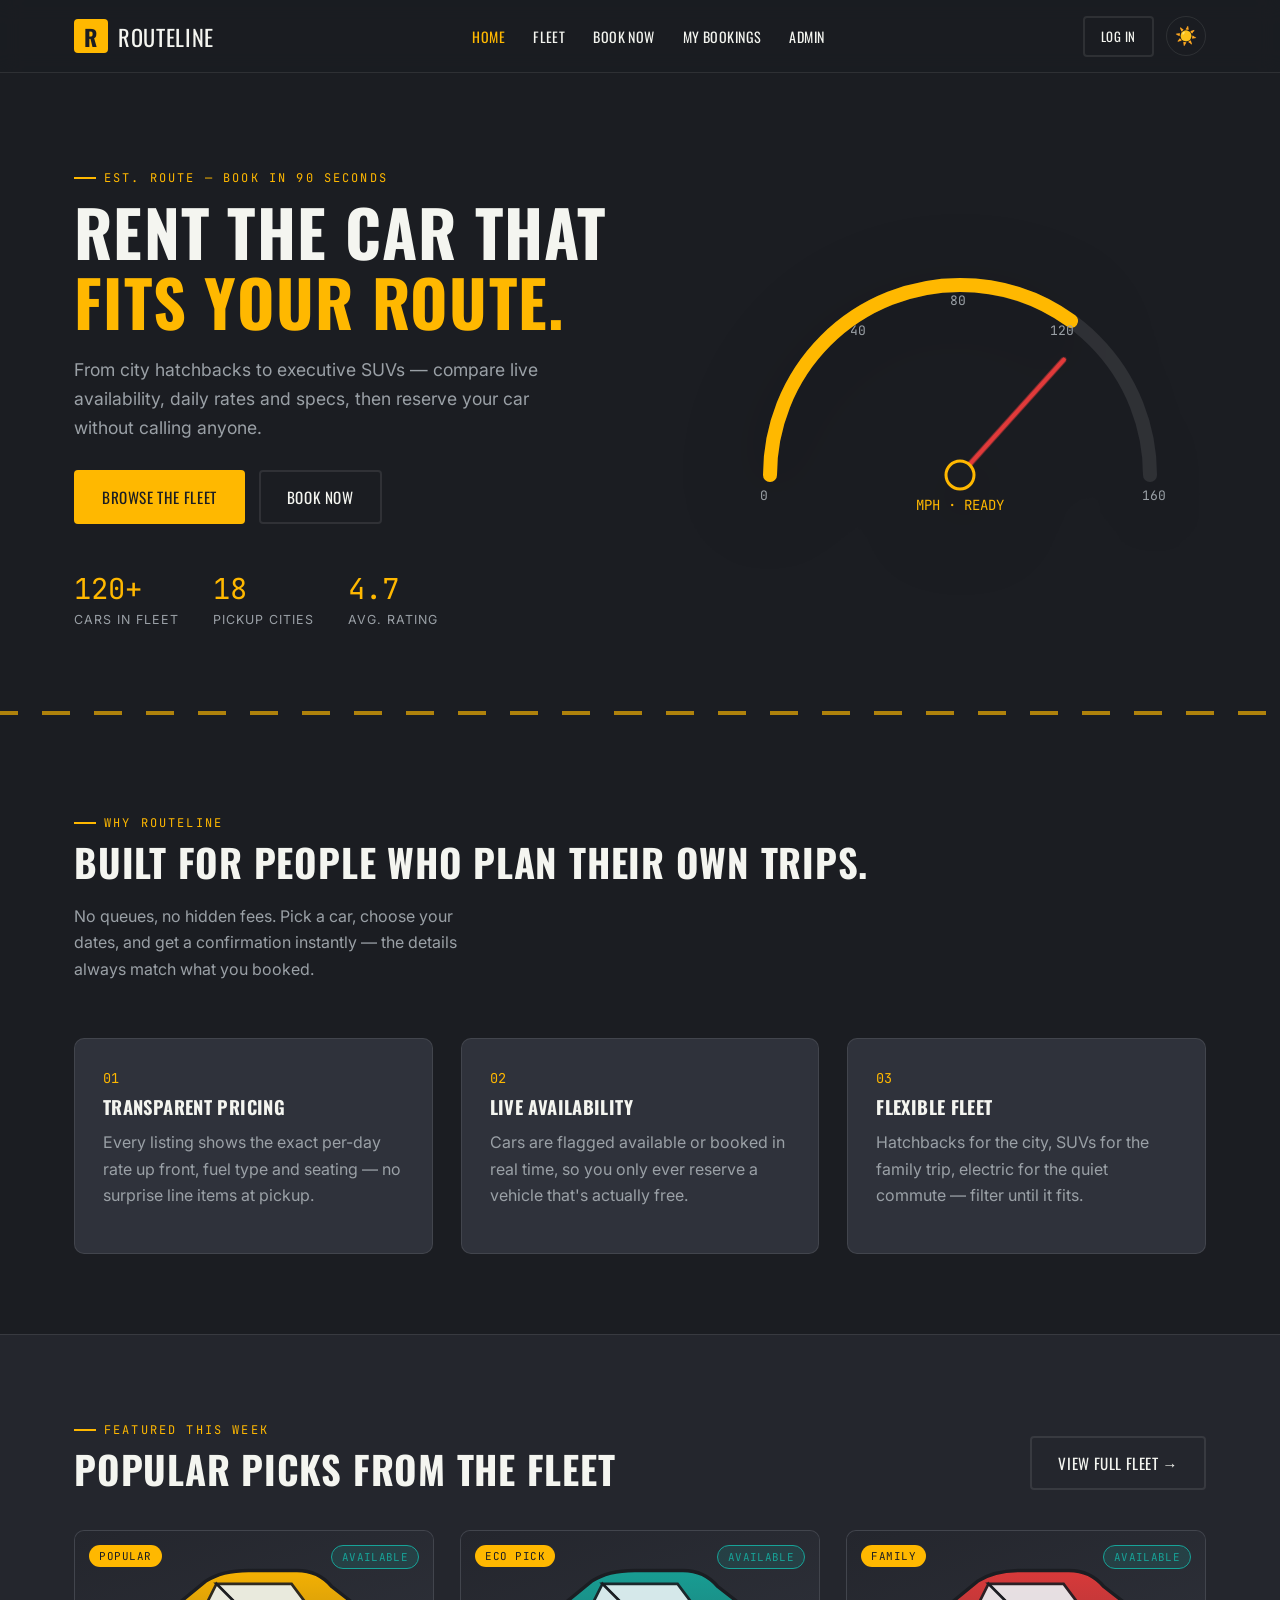
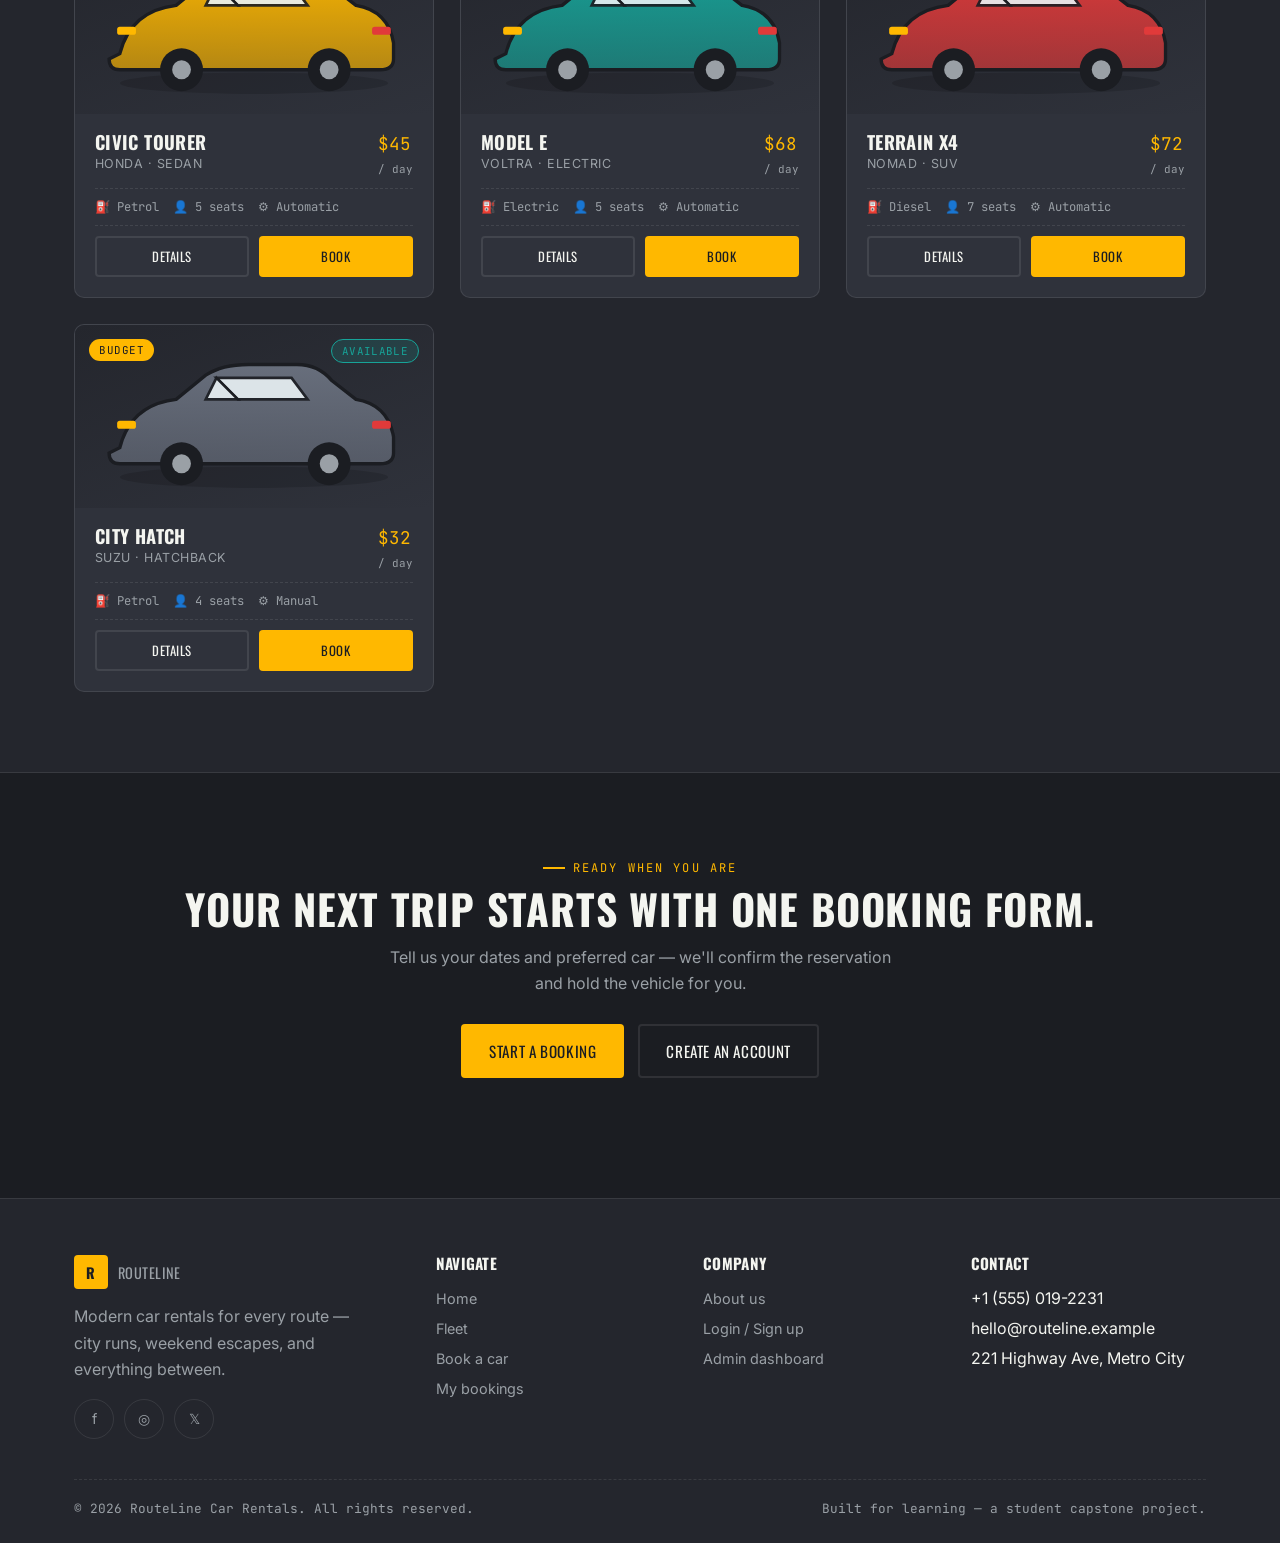
<file: index.html>
<!DOCTYPE html>
<html lang="en">
<head>
<meta charset="UTF-8" />
<meta name="viewport" content="width=device-width, initial-scale=1.0" />
<title>RouteLine Car Rentals — Book a car on your route</title>
<meta name="description" content="RouteLine is a modern car rental platform — browse the fleet, compare specs, and book a car in minutes." />
<link rel="preconnect" href="https://fonts.googleapis.com">
<link href="https://fonts.googleapis.com/css2?family=Oswald:wght@500;600;700&family=Inter:wght@400;500;600;700&family=JetBrains+Mono:wght@400;500&display=swap" rel="stylesheet">
<link rel="stylesheet" href="css/style.css" />
</head>
<body>

<nav class="navbar">
  <div class="container">
    <a href="index.html" class="brand"><span class="brand-mark">R</span>RouteLine</a>
    <ul class="nav-links" data-nav-links>
      <li><a href="index.html">Home</a></li>
      <li><a href="cars.html">Fleet</a></li>
      <li><a href="booking.html">Book Now</a></li>
      <li><a href="booking-history.html">My Bookings</a></li>
      <li><a href="admin.html">Admin</a></li>
    </ul>
    <div class="nav-actions">
      <span data-auth-slot></span>
      <button class="icon-btn" data-theme-toggle title="Toggle theme">☀️</button>
      <button class="nav-toggle" data-nav-toggle aria-label="Toggle menu">☰</button>
    </div>
  </div>
</nav>

<header class="hero">
  <div class="container hero-grid">
    <div>
      <span class="eyebrow">Est. route — book in 90 seconds</span>
      <h1>Rent the car that <span>fits your route.</span></h1>
      <p class="lead">From city hatchbacks to executive SUVs — compare live availability, daily rates and specs, then reserve your car without calling anyone.</p>
      <div class="hero-cta">
        <a href="cars.html" class="btn btn-primary">Browse the fleet</a>
        <a href="booking.html" class="btn btn-outline">Book now</a>
      </div>
      <div class="hero-stats">
        <div class="hero-stat"><span class="num">120+</span><span class="label">Cars in fleet</span></div>
        <div class="hero-stat"><span class="num">18</span><span class="label">Pickup cities</span></div>
        <div class="hero-stat"><span class="num">4.7</span><span class="label">Avg. rating</span></div>
      </div>
    </div>
    <div class="dial-wrap">
      <svg class="dial" viewBox="0 0 420 260" xmlns="http://www.w3.org/2000/svg">
        <path d="M20 210 A190 190 0 0 1 400 210" fill="none" stroke="var(--border, #333)" stroke-width="14" stroke-linecap="round"/>
        <path d="M20 210 A190 190 0 0 1 400 210" fill="none" stroke="#FFB800" stroke-width="14" stroke-linecap="round"
          stroke-dasharray="597" stroke-dashoffset="180"/>
        <g font-family="JetBrains Mono, monospace" font-size="13" fill="#9AA0A6">
          <text x="10" y="235">0</text>
          <text x="100" y="70">40</text>
          <text x="200" y="40">80</text>
          <text x="300" y="70">120</text>
          <text x="392" y="235">160</text>
        </g>
        <line class="needle" x1="210" y1="210" x2="210" y2="55" stroke="#E13A3A" stroke-width="5" stroke-linecap="round"/>
        <circle cx="210" cy="210" r="14" fill="#1B1D22" stroke="#FFB800" stroke-width="3"/>
        <text x="210" y="245" text-anchor="middle" font-family="JetBrains Mono, monospace" font-size="14" fill="#FFB800">MPH · READY</text>
      </svg>
    </div>
  </div>
</header>

<div class="lane-divider" aria-hidden="true"></div>

<section id="about">
  <div class="container">
    <div class="section-head">
      <div>
        <span class="eyebrow">Why RouteLine</span>
        <h2>Built for people who plan their own trips.</h2>
      </div>
      <p style="max-width:420px;">No queues, no hidden fees. Pick a car, choose your dates, and get a confirmation instantly — the details always match what you booked.</p>
    </div>
    <div class="intro-grid">
      <div class="intro-card reveal">
        <span class="num mono">01</span>
        <h3>Transparent pricing</h3>
        <p>Every listing shows the exact per-day rate up front, fuel type and seating — no surprise line items at pickup.</p>
      </div>
      <div class="intro-card reveal">
        <span class="num mono">02</span>
        <h3>Live availability</h3>
        <p>Cars are flagged available or booked in real time, so you only ever reserve a vehicle that's actually free.</p>
      </div>
      <div class="intro-card reveal">
        <span class="num mono">03</span>
        <h3>Flexible fleet</h3>
        <p>Hatchbacks for the city, SUVs for the family trip, electric for the quiet commute — filter until it fits.</p>
      </div>
    </div>
  </div>
</section>

<section style="background:var(--bg-elevated);border-top:1px solid var(--border);border-bottom:1px solid var(--border);">
  <div class="container">
    <div class="section-head">
      <div>
        <span class="eyebrow">Featured this week</span>
        <h2>Popular picks from the fleet</h2>
      </div>
      <a href="cars.html" class="btn btn-outline">View full fleet →</a>
    </div>
    <div class="car-grid" id="featured-grid"></div>
  </div>
</section>

<section>
  <div class="container text-center">
    <span class="eyebrow" style="justify-content:center;">Ready when you are</span>
    <h2 style="font-size:clamp(1.8rem,4vw,2.6rem);">Your next trip starts with one booking form.</h2>
    <p style="max-width:520px;margin:0 auto 26px;">Tell us your dates and preferred car — we'll confirm the reservation and hold the vehicle for you.</p>
    <div class="hero-cta" style="justify-content:center;">
      <a href="booking.html" class="btn btn-primary">Start a booking</a>
      <a href="login.html" class="btn btn-outline">Create an account</a>
    </div>
  </div>
</section>

<footer>
  <div class="container">
    <div class="footer-grid">
      <div>
        <a href="index.html" class="brand"><span class="brand-mark">R</span>RouteLine</a>
        <p style="margin-top:14px;max-width:280px;">Modern car rentals for every route — city runs, weekend escapes, and everything between.</p>
        <div class="social-row">
          <a href="#" class="icon-btn" aria-label="Facebook">f</a>
          <a href="#" class="icon-btn" aria-label="Instagram">◎</a>
          <a href="#" class="icon-btn" aria-label="Twitter">𝕏</a>
        </div>
      </div>
      <div>
        <h4>Navigate</h4>
        <ul>
          <li><a href="index.html">Home</a></li>
          <li><a href="cars.html">Fleet</a></li>
          <li><a href="booking.html">Book a car</a></li>
          <li><a href="booking-history.html">My bookings</a></li>
        </ul>
      </div>
      <div>
        <h4>Company</h4>
        <ul>
          <li><a href="index.html#about">About us</a></li>
          <li><a href="login.html">Login / Sign up</a></li>
          <li><a href="admin.html">Admin dashboard</a></li>
        </ul>
      </div>
      <div>
        <h4>Contact</h4>
        <ul>
          <li>+1 (555) 019-2231</li>
          <li>hello@routeline.example</li>
          <li>221 Highway Ave, Metro City</li>
        </ul>
      </div>
    </div>
    <div class="footer-bottom">
      <span>© <span data-year></span> RouteLine Car Rentals. All rights reserved.</span>
      <span>Built for learning — a student capstone project.</span>
    </div>
  </div>
</footer>

<script src="js/data.js"></script>
<script src="js/main.js"></script>
<script>
  const featured = CARS.filter(c => c.tag).slice(0, 4).length ? CARS.filter(c => c.tag).slice(0, 4) : CARS.slice(0, 4);
  const grid = document.getElementById("featured-grid");
  grid.innerHTML = featured.map(carCardHTML).join("");

  function carCardHTML(car) {
    return `
    <div class="car-card reveal">
      <div class="car-media">
        ${car.tag ? `<span class="car-tag">${car.tag}</span>` : ""}
        <span class="car-status ${car.available ? "on" : "off"}">${car.available ? "Available" : "Booked"}</span>
        ${carSVG(car.color, { id: "home-" + car.id })}
      </div>
      <div class="car-body">
        <div class="car-title-row">
          <div>
            <h3>${car.name}</h3>
            <span class="car-brand">${car.brand} · ${car.category}</span>
          </div>
          <div class="car-price">${formatCurrency(car.price)}<br><small>/ day</small></div>
        </div>
        <div class="spec-row">
          <span>⛽ ${car.fuel}</span>
          <span>👤 ${car.seats} seats</span>
          <span>⚙ ${car.transmission}</span>
        </div>
        <div class="car-actions">
          <a href="car-details.html?id=${car.id}" class="btn btn-outline btn-sm">Details</a>
          <a href="booking.html?car=${car.id}" class="btn btn-primary btn-sm">Book</a>
        </div>
      </div>
    </div>`;
  }
</script>
</body>
</html>
</file>
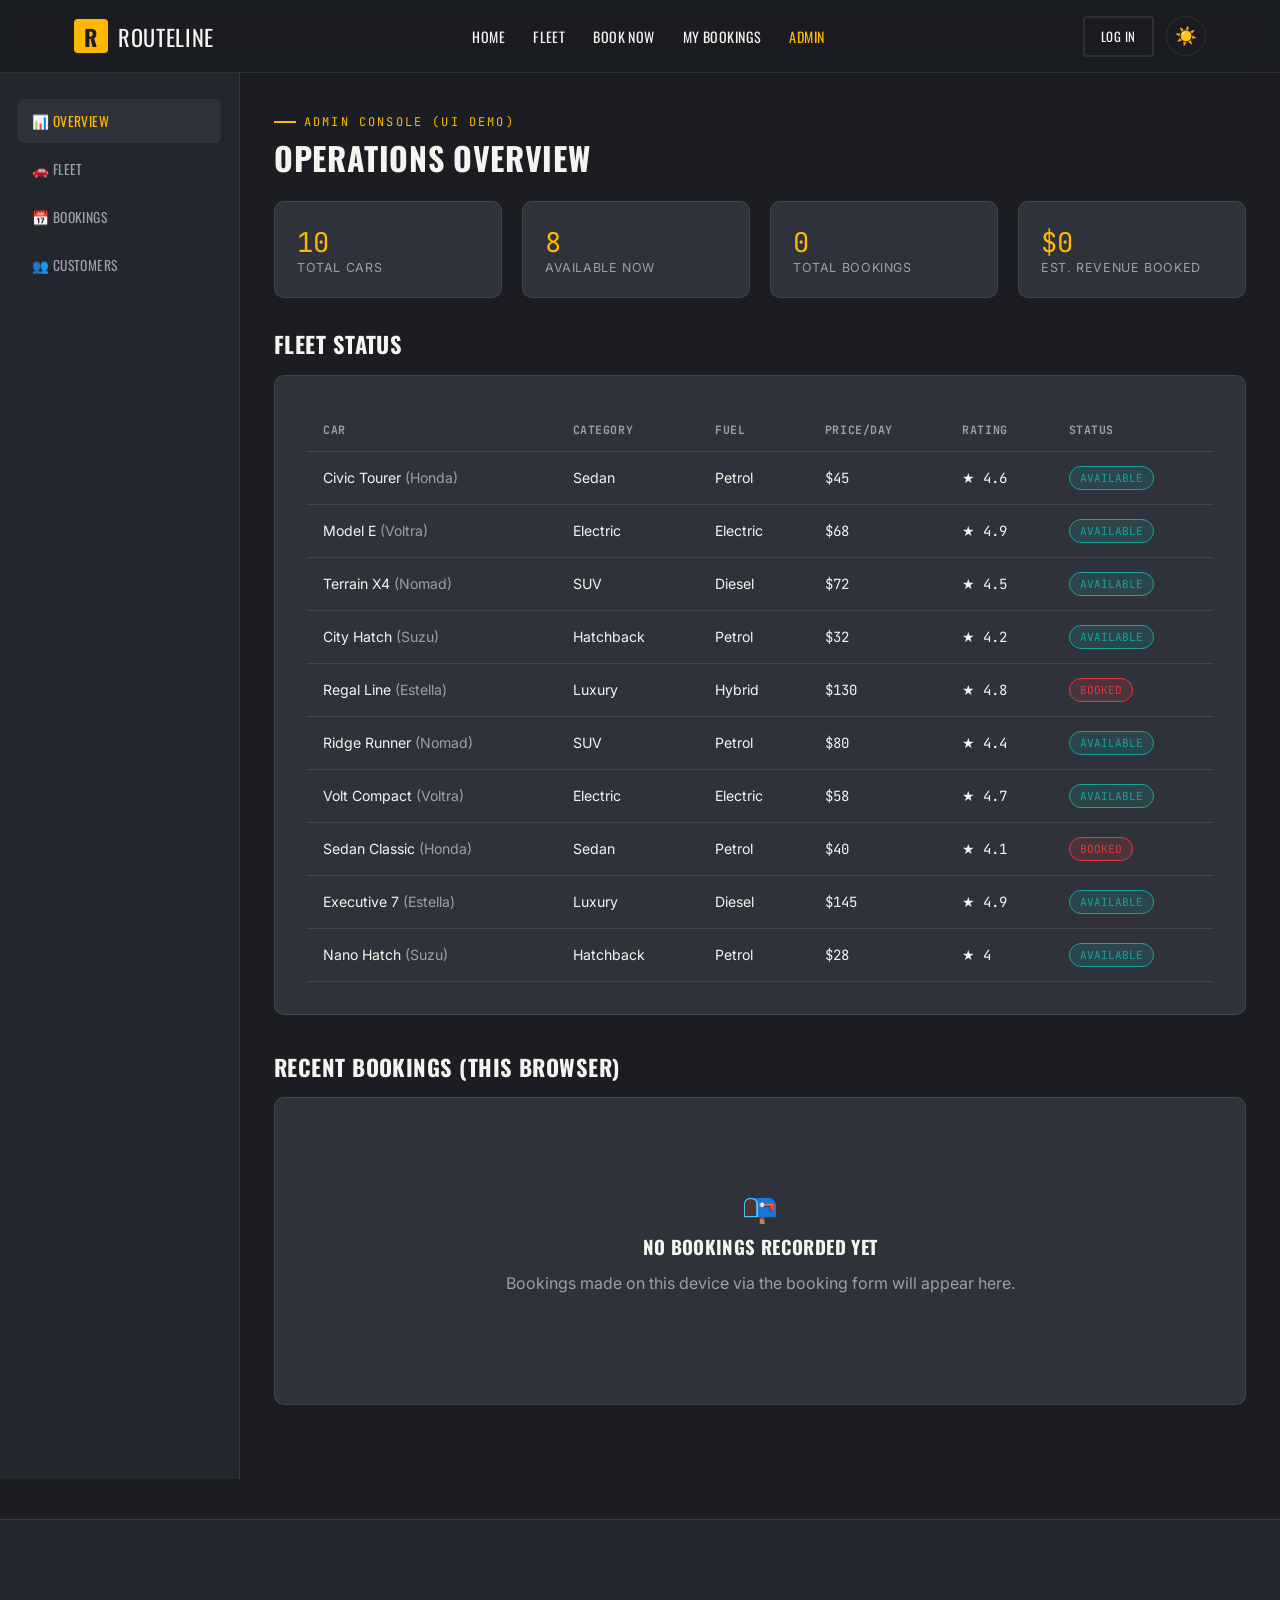
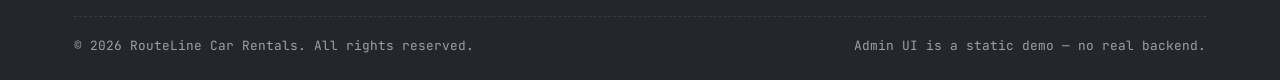
<file: admin.html>
<!DOCTYPE html>
<html lang="en">
<head>
<meta charset="UTF-8" />
<meta name="viewport" content="width=device-width, initial-scale=1.0" />
<title>Admin Dashboard — RouteLine Car Rentals</title>
<link rel="preconnect" href="https://fonts.googleapis.com">
<link href="https://fonts.googleapis.com/css2?family=Oswald:wght@500;600;700&family=Inter:wght@400;500;600;700&family=JetBrains+Mono:wght@400;500&display=swap" rel="stylesheet">
<link rel="stylesheet" href="css/style.css" />
</head>
<body>

<nav class="navbar">
  <div class="container">
    <a href="index.html" class="brand"><span class="brand-mark">R</span>RouteLine</a>
    <ul class="nav-links" data-nav-links>
      <li><a href="index.html">Home</a></li>
      <li><a href="cars.html">Fleet</a></li>
      <li><a href="booking.html">Book Now</a></li>
      <li><a href="booking-history.html">My Bookings</a></li>
      <li><a href="admin.html">Admin</a></li>
    </ul>
    <div class="nav-actions">
      <span data-auth-slot></span>
      <button class="icon-btn" data-theme-toggle title="Toggle theme">☀️</button>
      <button class="nav-toggle" data-nav-toggle aria-label="Toggle menu">☰</button>
    </div>
  </div>
</nav>

<div class="admin-shell">
  <aside class="admin-side">
    <a href="#overview" class="active" data-panel-link="overview">📊 Overview</a>
    <a href="#fleet" data-panel-link="fleet">🚗 Fleet</a>
    <a href="#bookings" data-panel-link="bookings">📅 Bookings</a>
    <a href="#customers" data-panel-link="customers">👥 Customers</a>
  </aside>

  <main class="admin-main">
    <div class="flex-between" style="margin-bottom:26px;">
      <div>
        <span class="eyebrow">Admin console (UI demo)</span>
        <h1 style="margin-bottom:0;">Operations overview</h1>
      </div>
    </div>

    <div class="stat-grid">
      <div class="stat-card"><div class="val" id="stat-fleet">—</div><div class="lbl">Total cars</div></div>
      <div class="stat-card"><div class="val" id="stat-available">—</div><div class="lbl">Available now</div></div>
      <div class="stat-card"><div class="val" id="stat-bookings">—</div><div class="lbl">Total bookings</div></div>
      <div class="stat-card"><div class="val" id="stat-revenue">—</div><div class="lbl">Est. revenue booked</div></div>
    </div>

    <section id="fleet" style="padding:0 0 40px;">
      <div class="section-head" style="margin-bottom:18px;">
        <h2 style="font-size:1.4rem;">Fleet status</h2>
      </div>
      <div class="card table-wrap">
        <table class="data-table" id="fleetTable">
          <thead>
            <tr><th>Car</th><th>Category</th><th>Fuel</th><th>Price/day</th><th>Rating</th><th>Status</th></tr>
          </thead>
          <tbody></tbody>
        </table>
      </div>
    </section>

    <section id="bookings" style="padding:0 0 40px;">
      <div class="section-head" style="margin-bottom:18px;">
        <h2 style="font-size:1.4rem;">Recent bookings (this browser)</h2>
      </div>
      <div class="card table-wrap" id="bookingsPanel"></div>
    </section>
  </main>
</div>

<footer>
  <div class="container">
    <div class="footer-bottom">
      <span>© <span data-year></span> RouteLine Car Rentals. All rights reserved.</span>
      <span>Admin UI is a static demo — no real backend.</span>
    </div>
  </div>
</footer>

<script src="js/data.js"></script>
<script src="js/main.js"></script>
<script src="js/admin.js"></script>
</body>
</html>
</file>
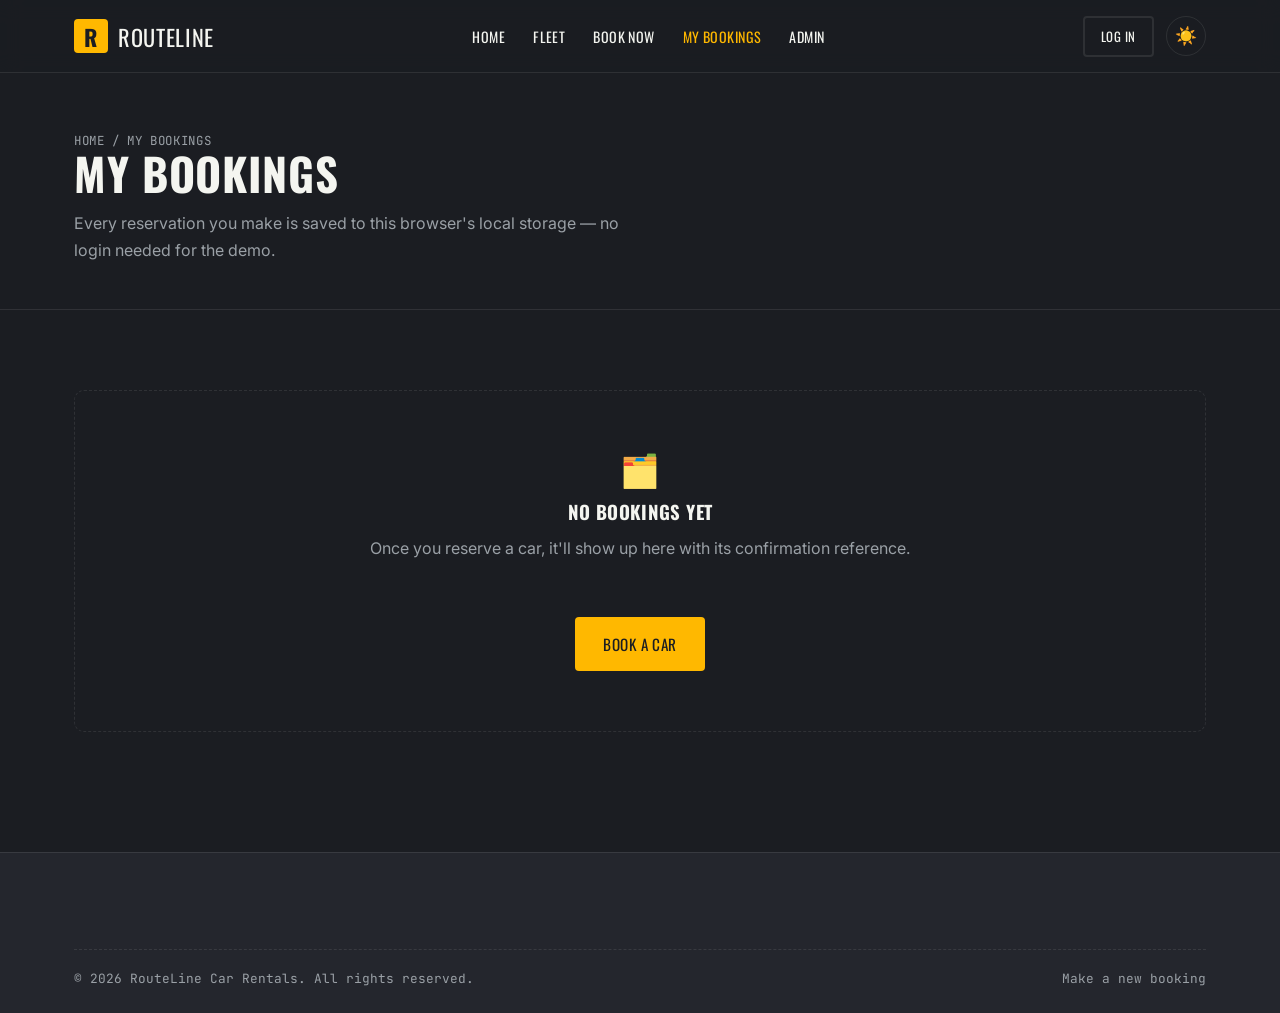
<file: booking-history.html>
<!DOCTYPE html>
<html lang="en">
<head>
<meta charset="UTF-8" />
<meta name="viewport" content="width=device-width, initial-scale=1.0" />
<title>My Bookings — RouteLine Car Rentals</title>
<link rel="preconnect" href="https://fonts.googleapis.com">
<link href="https://fonts.googleapis.com/css2?family=Oswald:wght@500;600;700&family=Inter:wght@400;500;600;700&family=JetBrains+Mono:wght@400;500&display=swap" rel="stylesheet">
<link rel="stylesheet" href="css/style.css" />
</head>
<body>

<nav class="navbar">
  <div class="container">
    <a href="index.html" class="brand"><span class="brand-mark">R</span>RouteLine</a>
    <ul class="nav-links" data-nav-links>
      <li><a href="index.html">Home</a></li>
      <li><a href="cars.html">Fleet</a></li>
      <li><a href="booking.html">Book Now</a></li>
      <li><a href="booking-history.html">My Bookings</a></li>
      <li><a href="admin.html">Admin</a></li>
    </ul>
    <div class="nav-actions">
      <span data-auth-slot></span>
      <button class="icon-btn" data-theme-toggle title="Toggle theme">☀️</button>
      <button class="nav-toggle" data-nav-toggle aria-label="Toggle menu">☰</button>
    </div>
  </div>
</nav>

<header class="page-hero">
  <div class="container">
    <span class="breadcrumbs"><a href="index.html">Home</a> / My Bookings</span>
    <h1>My bookings</h1>
    <p style="max-width:560px;">Every reservation you make is saved to this browser's local storage — no login needed for the demo.</p>
  </div>
</header>

<section>
  <div class="container">
    <div id="history-root"></div>
  </div>
</section>

<footer>
  <div class="container">
    <div class="footer-bottom">
      <span>© <span data-year></span> RouteLine Car Rentals. All rights reserved.</span>
      <a href="booking.html">Make a new booking</a>
    </div>
  </div>
</footer>

<script src="js/data.js"></script>
<script src="js/main.js"></script>
<script src="js/history.js"></script>
</body>
</html>
</file>
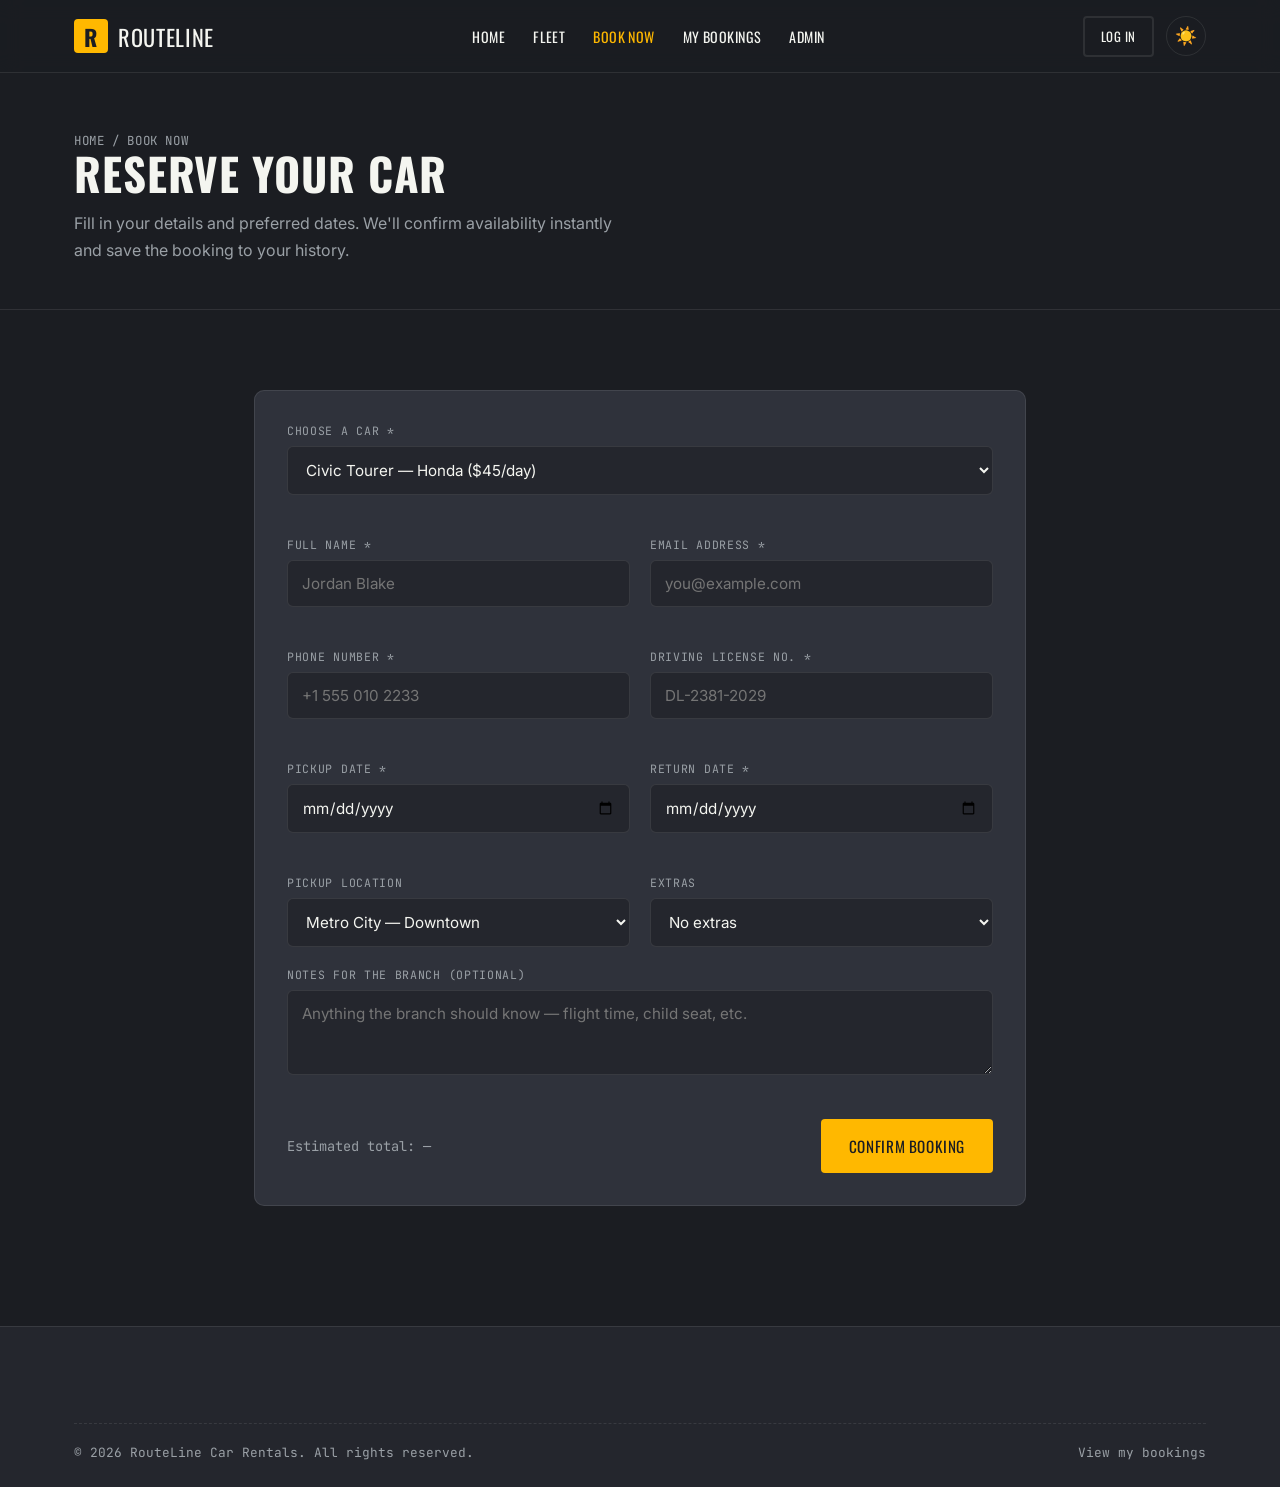
<file: booking.html>
<!DOCTYPE html>
<html lang="en">
<head>
<meta charset="UTF-8" />
<meta name="viewport" content="width=device-width, initial-scale=1.0" />
<title>Book a Car — RouteLine Car Rentals</title>
<link rel="preconnect" href="https://fonts.googleapis.com">
<link href="https://fonts.googleapis.com/css2?family=Oswald:wght@500;600;700&family=Inter:wght@400;500;600;700&family=JetBrains+Mono:wght@400;500&display=swap" rel="stylesheet">
<link rel="stylesheet" href="css/style.css" />
</head>
<body>

<nav class="navbar">
  <div class="container">
    <a href="index.html" class="brand"><span class="brand-mark">R</span>RouteLine</a>
    <ul class="nav-links" data-nav-links>
      <li><a href="index.html">Home</a></li>
      <li><a href="cars.html">Fleet</a></li>
      <li><a href="booking.html">Book Now</a></li>
      <li><a href="booking-history.html">My Bookings</a></li>
      <li><a href="admin.html">Admin</a></li>
    </ul>
    <div class="nav-actions">
      <span data-auth-slot></span>
      <button class="icon-btn" data-theme-toggle title="Toggle theme">☀️</button>
      <button class="nav-toggle" data-nav-toggle aria-label="Toggle menu">☰</button>
    </div>
  </div>
</nav>

<header class="page-hero">
  <div class="container">
    <span class="breadcrumbs"><a href="index.html">Home</a> / Book Now</span>
    <h1>Reserve your car</h1>
    <p style="max-width:560px;">Fill in your details and preferred dates. We'll confirm availability instantly and save the booking to your history.</p>
  </div>
</header>

<section>
  <div class="container" style="max-width:820px;">
    <div class="card">
      <div class="form-msg" id="formMsg"></div>
      <form id="bookingForm" novalidate>
        <div class="form-grid">
          <div class="field full">
            <label for="carSelect">Choose a car *</label>
            <select id="carSelect" name="car" required></select>
            <div class="error" id="err-car"></div>
          </div>

          <div class="field">
            <label for="fullName">Full name *</label>
            <input type="text" id="fullName" name="fullName" placeholder="Jordan Blake" />
            <div class="error" id="err-fullName"></div>
          </div>

          <div class="field">
            <label for="email">Email address *</label>
            <input type="email" id="email" name="email" placeholder="you@example.com" />
            <div class="error" id="err-email"></div>
          </div>

          <div class="field">
            <label for="phone">Phone number *</label>
            <input type="tel" id="phone" name="phone" placeholder="+1 555 010 2233" />
            <div class="error" id="err-phone"></div>
          </div>

          <div class="field">
            <label for="license">Driving license no. *</label>
            <input type="text" id="license" name="license" placeholder="DL-2381-2029" />
            <div class="error" id="err-license"></div>
          </div>

          <div class="field">
            <label for="pickupDate">Pickup date *</label>
            <input type="date" id="pickupDate" name="pickupDate" />
            <div class="error" id="err-pickupDate"></div>
          </div>

          <div class="field">
            <label for="returnDate">Return date *</label>
            <input type="date" id="returnDate" name="returnDate" />
            <div class="error" id="err-returnDate"></div>
          </div>

          <div class="field">
            <label for="pickupLocation">Pickup location</label>
            <select id="pickupLocation" name="pickupLocation">
              <option>Metro City — Downtown</option>
              <option>Metro City — Airport</option>
              <option>Riverside Branch</option>
              <option>Northgate Branch</option>
            </select>
          </div>

          <div class="field">
            <label for="addonDriver">Extras</label>
            <select id="addonDriver" name="addonDriver">
              <option value="none">No extras</option>
              <option value="driver">Add a driver (+$20/day)</option>
              <option value="insurance">Full insurance (+$12/day)</option>
              <option value="both">Driver + insurance</option>
            </select>
          </div>

          <div class="field full">
            <label for="notes">Notes for the branch (optional)</label>
            <textarea id="notes" name="notes" rows="3" placeholder="Anything the branch should know — flight time, child seat, etc."></textarea>
          </div>
        </div>

        <div class="flex-between mt-40">
          <span class="mono" style="color:var(--text-muted);font-size:0.85rem;" id="estimateLine">Estimated total: —</span>
          <button type="submit" class="btn btn-primary">Confirm booking</button>
        </div>
      </form>
    </div>
  </div>
</section>

<footer>
  <div class="container">
    <div class="footer-bottom">
      <span>© <span data-year></span> RouteLine Car Rentals. All rights reserved.</span>
      <a href="booking-history.html">View my bookings</a>
    </div>
  </div>
</footer>

<script src="js/data.js"></script>
<script src="js/main.js"></script>
<script src="js/booking.js"></script>
</body>
</html>
</file>
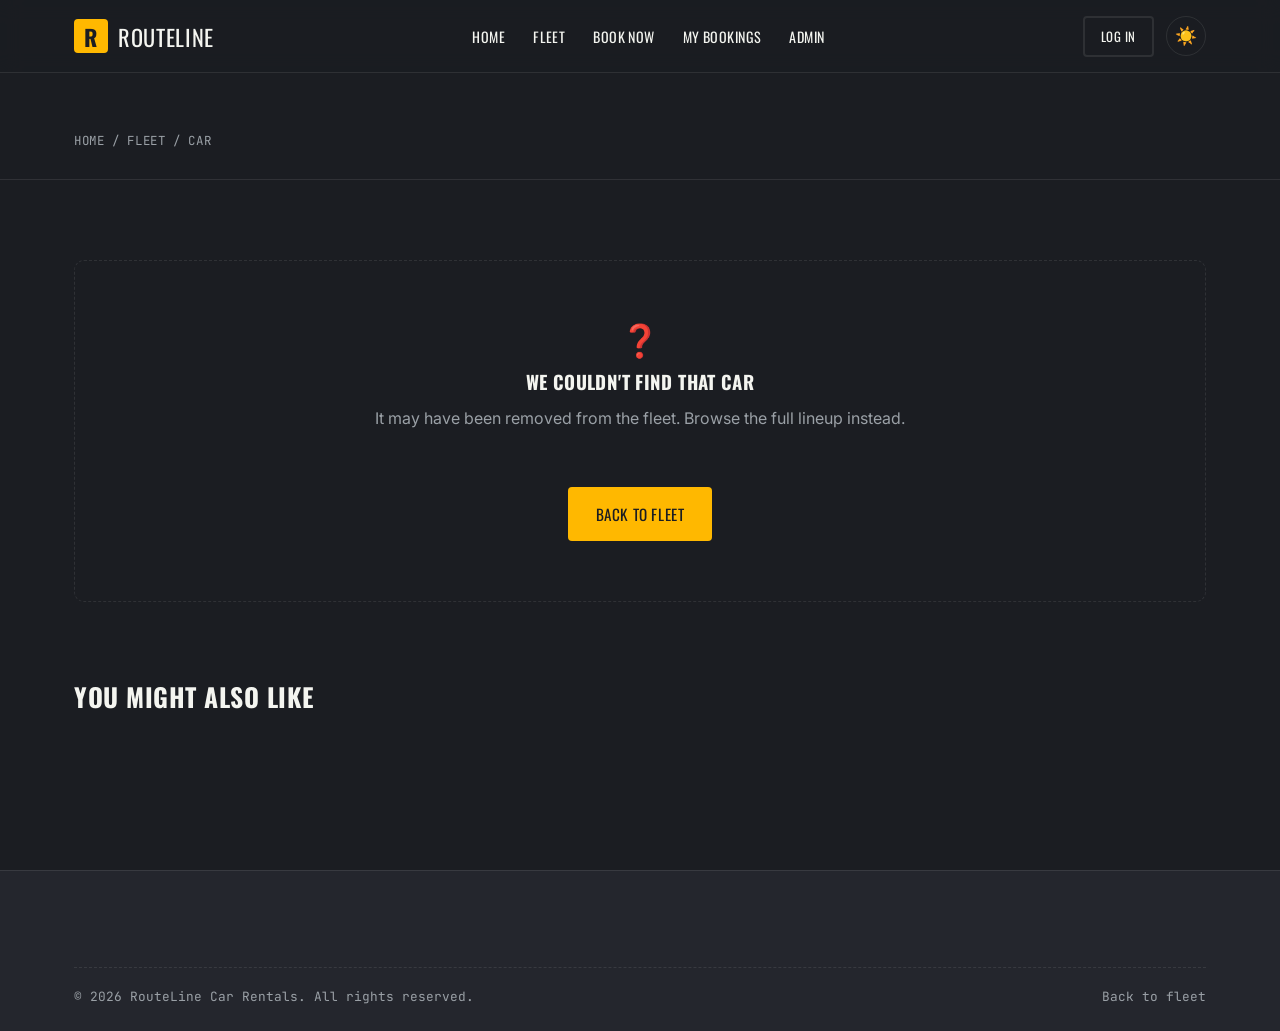
<file: car-details.html>
<!DOCTYPE html>
<html lang="en">
<head>
<meta charset="UTF-8" />
<meta name="viewport" content="width=device-width, initial-scale=1.0" />
<title>Car Details — RouteLine Car Rentals</title>
<link rel="preconnect" href="https://fonts.googleapis.com">
<link href="https://fonts.googleapis.com/css2?family=Oswald:wght@500;600;700&family=Inter:wght@400;500;600;700&family=JetBrains+Mono:wght@400;500&display=swap" rel="stylesheet">
<link rel="stylesheet" href="css/style.css" />
</head>
<body>

<nav class="navbar">
  <div class="container">
    <a href="index.html" class="brand"><span class="brand-mark">R</span>RouteLine</a>
    <ul class="nav-links" data-nav-links>
      <li><a href="index.html">Home</a></li>
      <li><a href="cars.html">Fleet</a></li>
      <li><a href="booking.html">Book Now</a></li>
      <li><a href="booking-history.html">My Bookings</a></li>
      <li><a href="admin.html">Admin</a></li>
    </ul>
    <div class="nav-actions">
      <span data-auth-slot></span>
      <button class="icon-btn" data-theme-toggle title="Toggle theme">☀️</button>
      <button class="nav-toggle" data-nav-toggle aria-label="Toggle menu">☰</button>
    </div>
  </div>
</nav>

<header class="page-hero">
  <div class="container">
    <span class="breadcrumbs"><a href="index.html">Home</a> / <a href="cars.html">Fleet</a> / <span id="crumb-name">Car</span></span>
  </div>
</header>

<section>
  <div class="container details-grid" id="details-root">
    <!-- populated by js/details.js -->
  </div>
</section>

<section style="padding-top:0;">
  <div class="container">
    <div class="section-head">
      <h2 style="font-size:1.6rem;">You might also like</h2>
    </div>
    <div class="car-grid" id="related-grid"></div>
  </div>
</section>

<footer>
  <div class="container">
    <div class="footer-bottom">
      <span>© <span data-year></span> RouteLine Car Rentals. All rights reserved.</span>
      <a href="cars.html">Back to fleet</a>
    </div>
  </div>
</footer>

<script src="js/data.js"></script>
<script src="js/main.js"></script>
<script src="js/details.js"></script>
</body>
</html>
</file>
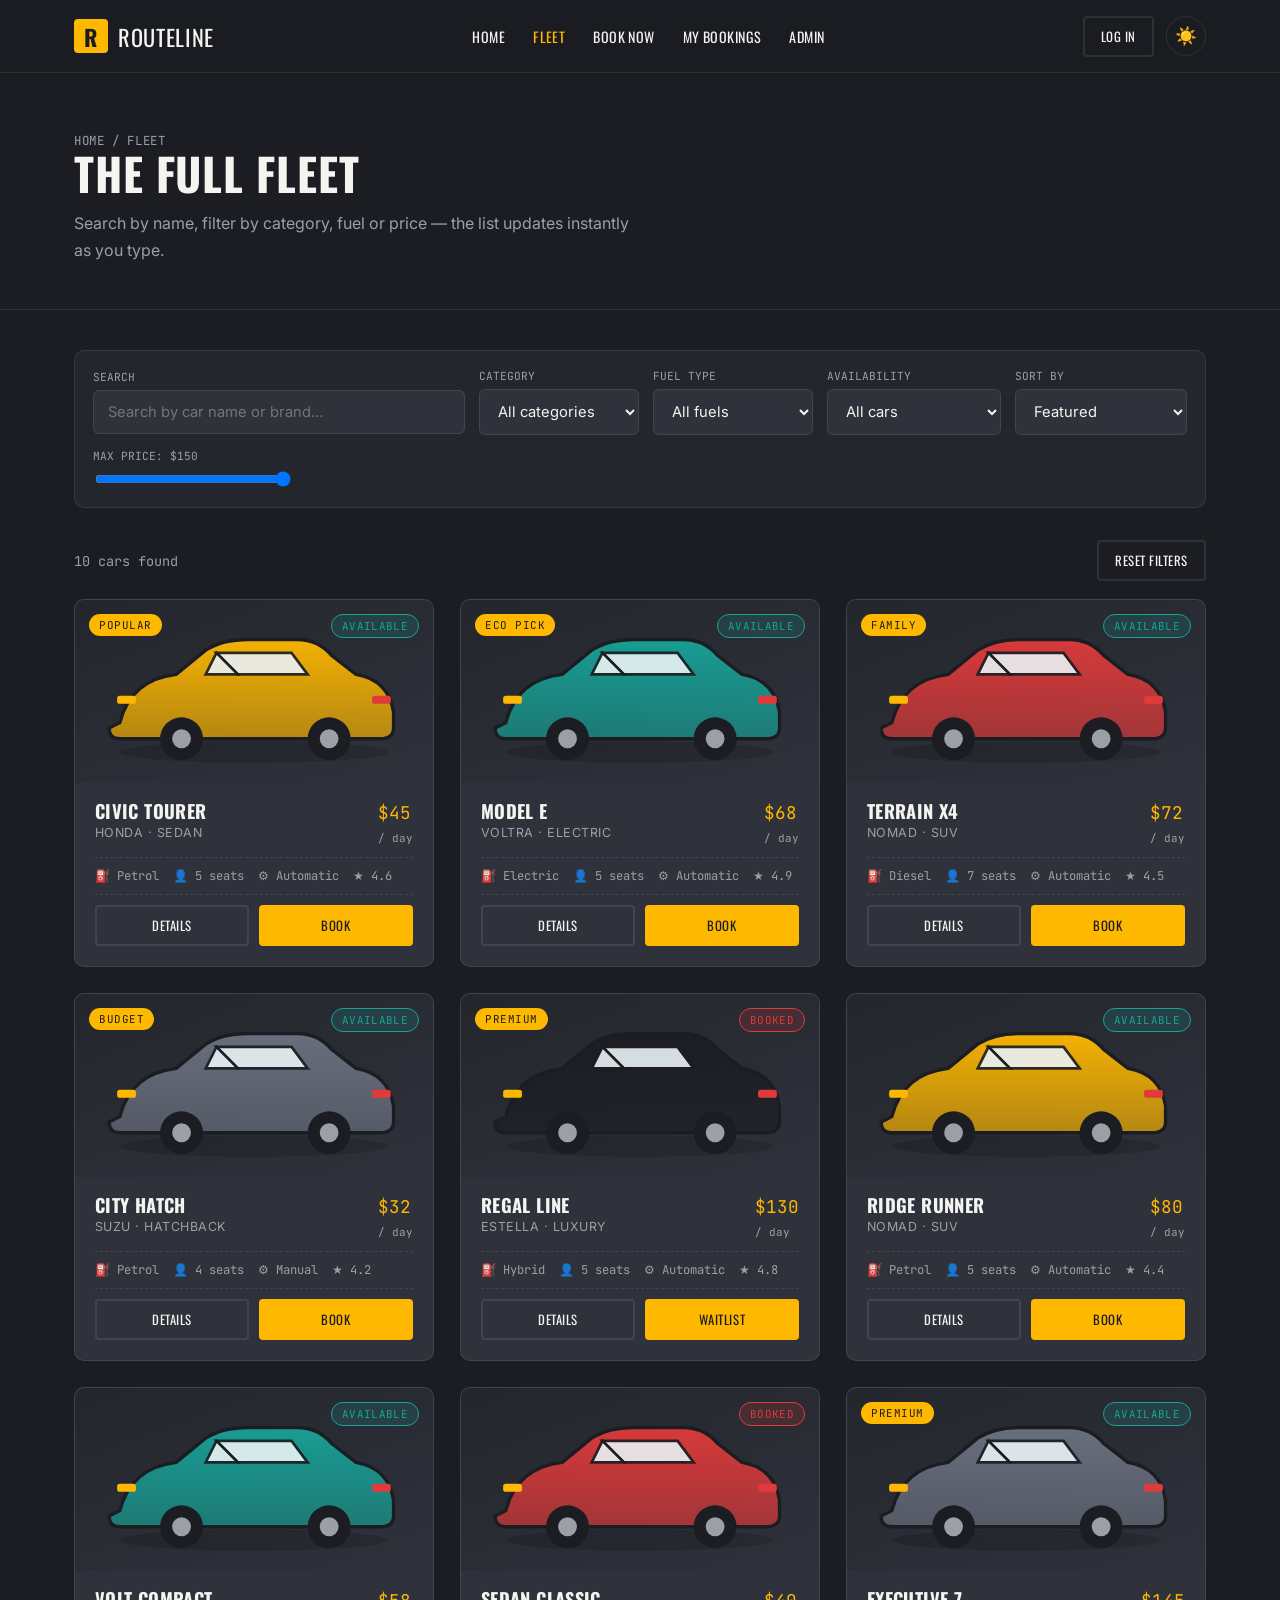
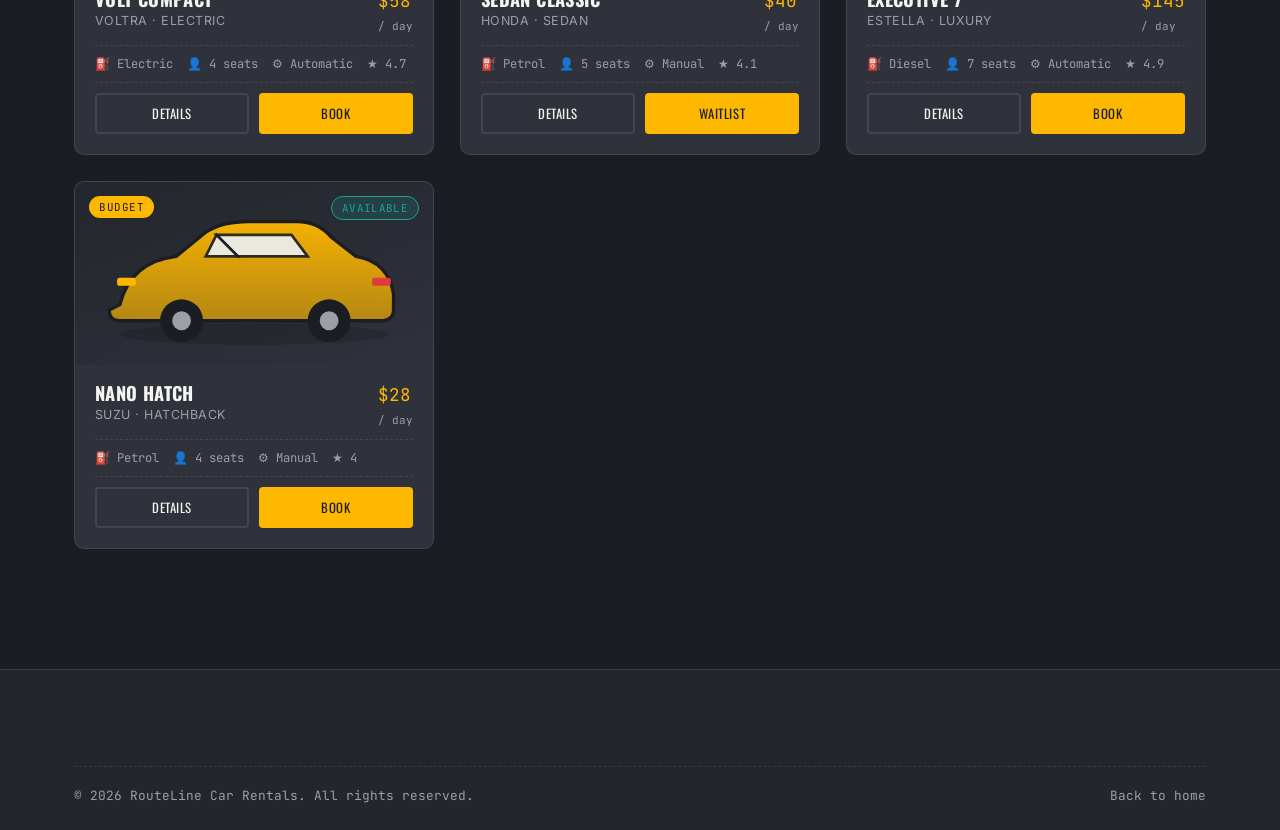
<file: cars.html>
<!DOCTYPE html>
<html lang="en">
<head>
<meta charset="UTF-8" />
<meta name="viewport" content="width=device-width, initial-scale=1.0" />
<title>Fleet — RouteLine Car Rentals</title>
<link rel="preconnect" href="https://fonts.googleapis.com">
<link href="https://fonts.googleapis.com/css2?family=Oswald:wght@500;600;700&family=Inter:wght@400;500;600;700&family=JetBrains+Mono:wght@400;500&display=swap" rel="stylesheet">
<link rel="stylesheet" href="css/style.css" />
</head>
<body>

<nav class="navbar">
  <div class="container">
    <a href="index.html" class="brand"><span class="brand-mark">R</span>RouteLine</a>
    <ul class="nav-links" data-nav-links>
      <li><a href="index.html">Home</a></li>
      <li><a href="cars.html">Fleet</a></li>
      <li><a href="booking.html">Book Now</a></li>
      <li><a href="booking-history.html">My Bookings</a></li>
      <li><a href="admin.html">Admin</a></li>
    </ul>
    <div class="nav-actions">
      <span data-auth-slot></span>
      <button class="icon-btn" data-theme-toggle title="Toggle theme">☀️</button>
      <button class="nav-toggle" data-nav-toggle aria-label="Toggle menu">☰</button>
    </div>
  </div>
</nav>

<header class="page-hero">
  <div class="container">
    <span class="breadcrumbs"><a href="index.html">Home</a> / Fleet</span>
    <h1>The full fleet</h1>
    <p style="max-width:560px;">Search by name, filter by category, fuel or price — the list updates instantly as you type.</p>
  </div>
</header>

<section style="padding-top:40px;">
  <div class="container">
    <div class="filters-bar">
      <div class="search-field">
        <label for="search">Search</label>
        <input type="text" id="search" placeholder="Search by car name or brand…" />
      </div>
      <div>
        <label for="category">Category</label>
        <select id="category">
          <option value="">All categories</option>
        </select>
      </div>
      <div>
        <label for="fuel">Fuel type</label>
        <select id="fuel">
          <option value="">All fuels</option>
        </select>
      </div>
      <div>
        <label for="availability">Availability</label>
        <select id="availability">
          <option value="">All cars</option>
          <option value="available">Available now</option>
          <option value="unavailable">Currently booked</option>
        </select>
      </div>
      <div>
        <label for="sort">Sort by</label>
        <select id="sort">
          <option value="default">Featured</option>
          <option value="price-asc">Price: low to high</option>
          <option value="price-desc">Price: high to low</option>
          <option value="rating-desc">Top rated</option>
        </select>
      </div>
      <div style="min-width:200px;">
        <label for="maxPrice">Max price: <span id="maxPriceLabel" class="mono">$150</span></label>
        <div class="range-row">
          <input type="range" id="maxPrice" min="20" max="150" value="150" step="1" style="width:100%;" />
        </div>
      </div>
    </div>

    <div class="flex-between" style="margin-bottom:18px;">
      <span class="mono" id="resultCount" style="color:var(--text-muted);font-size:0.85rem;"></span>
      <button class="btn btn-outline btn-sm" id="resetFilters">Reset filters</button>
    </div>

    <div class="car-grid" id="car-grid"></div>
  </div>
</section>

<footer>
  <div class="container">
    <div class="footer-bottom">
      <span>© <span data-year></span> RouteLine Car Rentals. All rights reserved.</span>
      <a href="index.html">Back to home</a>
    </div>
  </div>
</footer>

<script src="js/data.js"></script>
<script src="js/main.js"></script>
<script src="js/cars.js"></script>
</body>
</html>
</file>
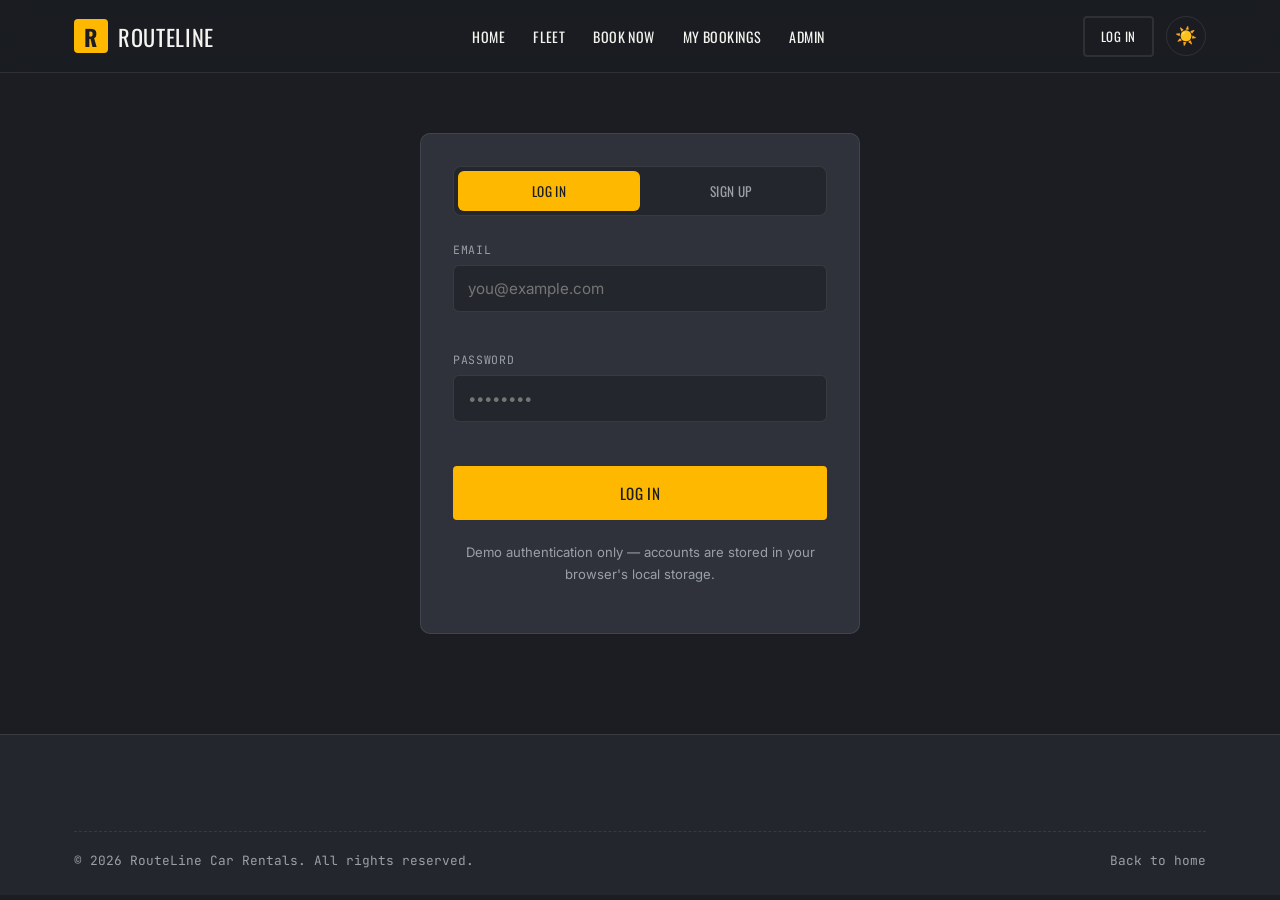
<file: login.html>
<!DOCTYPE html>
<html lang="en">
<head>
<meta charset="UTF-8" />
<meta name="viewport" content="width=device-width, initial-scale=1.0" />
<title>Log in — RouteLine Car Rentals</title>
<link rel="preconnect" href="https://fonts.googleapis.com">
<link href="https://fonts.googleapis.com/css2?family=Oswald:wght@500;600;700&family=Inter:wght@400;500;600;700&family=JetBrains+Mono:wght@400;500&display=swap" rel="stylesheet">
<link rel="stylesheet" href="css/style.css" />
</head>
<body>

<nav class="navbar">
  <div class="container">
    <a href="index.html" class="brand"><span class="brand-mark">R</span>RouteLine</a>
    <ul class="nav-links" data-nav-links>
      <li><a href="index.html">Home</a></li>
      <li><a href="cars.html">Fleet</a></li>
      <li><a href="booking.html">Book Now</a></li>
      <li><a href="booking-history.html">My Bookings</a></li>
      <li><a href="admin.html">Admin</a></li>
    </ul>
    <div class="nav-actions">
      <span data-auth-slot></span>
      <button class="icon-btn" data-theme-toggle title="Toggle theme">☀️</button>
      <button class="nav-toggle" data-nav-toggle aria-label="Toggle menu">☰</button>
    </div>
  </div>
</nav>

<div class="auth-wrap">
  <div class="card auth-card">
    <div class="auth-toggle">
      <button type="button" class="active" data-mode="login">Log in</button>
      <button type="button" data-mode="signup">Sign up</button>
    </div>

    <div class="form-msg" id="authMsg"></div>

    <form id="loginForm">
      <div class="field" style="margin-bottom:18px;">
        <label for="loginEmail">Email</label>
        <input type="email" id="loginEmail" placeholder="you@example.com" />
        <div class="error" id="err-loginEmail"></div>
      </div>
      <div class="field" style="margin-bottom:22px;">
        <label for="loginPassword">Password</label>
        <input type="password" id="loginPassword" placeholder="••••••••" />
        <div class="error" id="err-loginPassword"></div>
      </div>
      <button type="submit" class="btn btn-primary btn-block">Log in</button>
    </form>

    <form id="signupForm" style="display:none;">
      <div class="field" style="margin-bottom:18px;">
        <label for="signupName">Full name</label>
        <input type="text" id="signupName" placeholder="Jordan Blake" />
        <div class="error" id="err-signupName"></div>
      </div>
      <div class="field" style="margin-bottom:18px;">
        <label for="signupEmail">Email</label>
        <input type="email" id="signupEmail" placeholder="you@example.com" />
        <div class="error" id="err-signupEmail"></div>
      </div>
      <div class="field" style="margin-bottom:22px;">
        <label for="signupPassword">Password</label>
        <input type="password" id="signupPassword" placeholder="At least 6 characters" />
        <div class="error" id="err-signupPassword"></div>
      </div>
      <button type="submit" class="btn btn-primary btn-block">Create account</button>
    </form>

    <p style="text-align:center;margin-top:22px;font-size:0.82rem;">
      Demo authentication only — accounts are stored in your browser's local storage.
    </p>
  </div>
</div>

<footer>
  <div class="container">
    <div class="footer-bottom">
      <span>© <span data-year></span> RouteLine Car Rentals. All rights reserved.</span>
      <a href="index.html">Back to home</a>
    </div>
  </div>
</footer>

<script src="js/data.js"></script>
<script src="js/main.js"></script>
<script src="js/auth.js"></script>
</body>
</html>
</file>
<file: css/style.css>
/* ===================================================================
   ROUTE LINE — Car Rental Design System
   Palette: Asphalt / Concrete / Signal Amber / Taillight Red / Ignition Teal
   Type: Oswald (display) + Inter (body) + JetBrains Mono (data readouts)
=================================================================== */

:root {
  --asphalt: #1B1D22;
  --asphalt-2: #24262d;
  --asphalt-3: #2f323b;
  --concrete: #F4F5F0;
  --concrete-2: #ffffff;
  --amber: #FFB800;
  --amber-dark: #e0a300;
  --taillight: #E13A3A;
  --teal: #17A398;
  --steel: #9AA0A6;
  --steel-dark: #6B7280;
  --line: rgba(255, 255, 255, 0.09);
  --line-light: rgba(0, 0, 0, 0.08);

  --bg: var(--asphalt);
  --bg-elevated: var(--asphalt-2);
  --bg-card: var(--asphalt-3);
  --text: var(--concrete);
  --text-muted: var(--steel);
  --border: var(--line);

  --font-display: "Oswald", "Arial Narrow", sans-serif;
  --font-body: "Inter", -apple-system, sans-serif;
  --font-mono: "JetBrains Mono", "Courier New", monospace;

  --radius: 10px;
  --container: 1180px;
  --shadow: 0 12px 30px rgba(0,0,0,0.35);
}

body.light-mode {
  --bg: var(--concrete);
  --bg-elevated: #ffffff;
  --bg-card: #ffffff;
  --text: var(--asphalt);
  --text-muted: var(--steel-dark);
  --border: var(--line-light);
  --shadow: 0 12px 30px rgba(27,29,34,0.12);
}

* { box-sizing: border-box; }
html { scroll-behavior: smooth; }

body {
  margin: 0;
  background: var(--bg);
  color: var(--text);
  font-family: var(--font-body);
  transition: background 0.25s ease, color 0.25s ease;
  min-height: 100vh;
}

a { color: inherit; text-decoration: none; }
img { max-width: 100%; display: block; }

.container {
  max-width: var(--container);
  margin: 0 auto;
  padding: 0 24px;
}

h1, h2, h3, h4 {
  font-family: var(--font-display);
  text-transform: uppercase;
  letter-spacing: 0.02em;
  margin: 0 0 12px;
  line-height: 1.1;
}

p { line-height: 1.65; color: var(--text-muted); margin: 0 0 16px; }

.mono { font-family: var(--font-mono); }

.eyebrow {
  font-family: var(--font-mono);
  text-transform: uppercase;
  letter-spacing: 0.18em;
  font-size: 0.75rem;
  color: var(--amber);
  display: inline-flex;
  align-items: center;
  gap: 8px;
  margin-bottom: 10px;
}
.eyebrow::before {
  content: "";
  width: 22px;
  height: 2px;
  background: var(--amber);
  display: inline-block;
}

/* ---------- Lane-line divider (signature element) ---------- */
.lane-divider {
  height: 30px;
  width: 100%;
  background-image: repeating-linear-gradient(
    to right,
    var(--amber) 0px,
    var(--amber) 28px,
    transparent 28px,
    transparent 52px
  );
  background-position: center;
  background-repeat: repeat-x;
  background-size: 52px 4px;
  opacity: 0.65;
  margin: 0;
}
body.light-mode .lane-divider { opacity: 0.5; }

/* ---------- Buttons ---------- */
.btn {
  display: inline-flex;
  align-items: center;
  justify-content: center;
  gap: 8px;
  font-family: var(--font-display);
  text-transform: uppercase;
  letter-spacing: 0.04em;
  font-size: 0.95rem;
  padding: 14px 26px;
  border-radius: 4px;
  border: 2px solid transparent;
  cursor: pointer;
  transition: transform 0.15s ease, box-shadow 0.15s ease, background 0.15s ease;
}
.btn:active { transform: translateY(1px); }
.btn-primary {
  background: var(--amber);
  color: var(--asphalt);
}
.btn-primary:hover { background: var(--amber-dark); box-shadow: 0 6px 18px rgba(255,184,0,0.35); }
.btn-outline {
  background: transparent;
  color: var(--text);
  border-color: var(--border);
}
.btn-outline:hover { border-color: var(--amber); color: var(--amber); }
.btn-danger { background: var(--taillight); color: #fff; }
.btn-block { width: 100%; }
.btn-sm { padding: 9px 16px; font-size: 0.8rem; }

/* ---------- Navbar ---------- */
.navbar {
  position: sticky;
  top: 0;
  z-index: 100;
  background: rgba(27,29,34,0.85);
  backdrop-filter: blur(10px);
  border-bottom: 1px solid var(--border);
}
body.light-mode .navbar { background: rgba(255,255,255,0.85); }
.navbar .container {
  display: flex;
  align-items: center;
  justify-content: space-between;
  height: 72px;
}
.brand {
  font-family: var(--font-display);
  font-size: 1.4rem;
  text-transform: uppercase;
  letter-spacing: 0.03em;
  display: flex;
  align-items: center;
  gap: 10px;
}
.brand-mark {
  width: 34px; height: 34px;
  background: var(--amber);
  border-radius: 4px;
  display: flex; align-items: center; justify-content: center;
  color: var(--asphalt);
  font-weight: 700;
}
.nav-links {
  display: flex;
  align-items: center;
  gap: 28px;
  list-style: none;
  margin: 0; padding: 0;
  font-family: var(--font-display);
  text-transform: uppercase;
  font-size: 0.88rem;
  letter-spacing: 0.03em;
}
.nav-links a { position: relative; padding: 6px 0; }
.nav-links a.active, .nav-links a:hover { color: var(--amber); }
.nav-actions { display: flex; align-items: center; gap: 12px; }
.icon-btn {
  width: 40px; height: 40px;
  border-radius: 50%;
  border: 1px solid var(--border);
  background: transparent;
  color: var(--text);
  display: flex; align-items: center; justify-content: center;
  cursor: pointer;
  font-size: 1.1rem;
}
.icon-btn:hover { border-color: var(--amber); color: var(--amber); }
.nav-toggle {
  display: none;
  background: none; border: none; color: var(--text);
  font-size: 1.6rem; cursor: pointer;
}

@media (max-width: 900px) {
  .nav-toggle { display: block; }
  .nav-links {
    position: absolute;
    top: 72px; left: 0; right: 0;
    background: var(--bg-elevated);
    flex-direction: column;
    align-items: flex-start;
    padding: 20px 24px;
    border-bottom: 1px solid var(--border);
    display: none;
    gap: 18px;
  }
  .nav-links.open { display: flex; }
}

/* ---------- Hero ---------- */
.hero {
  position: relative;
  padding: 90px 0 70px;
  overflow: hidden;
}
.hero-grid {
  display: grid;
  grid-template-columns: 1.1fr 0.9fr;
  gap: 40px;
  align-items: center;
}
.hero h1 {
  font-size: clamp(2.4rem, 5vw, 4rem);
  margin-bottom: 18px;
}
.hero h1 span { color: var(--amber); }
.hero .lead { font-size: 1.1rem; max-width: 480px; }
.hero-cta { display: flex; gap: 14px; margin-top: 28px; flex-wrap: wrap; }
.hero-stats {
  display: flex;
  gap: 34px;
  margin-top: 46px;
  flex-wrap: wrap;
}
.hero-stat .num {
  font-family: var(--font-mono);
  font-size: 1.8rem;
  color: var(--amber);
  display: block;
}
.hero-stat .label {
  font-size: 0.78rem;
  text-transform: uppercase;
  letter-spacing: 0.08em;
  color: var(--text-muted);
}

/* Speedometer dial (signature visual) */
.dial-wrap { display: flex; justify-content: center; align-items: center; }
.dial {
  width: 100%;
  max-width: 420px;
  filter: drop-shadow(0 20px 40px rgba(0,0,0,0.35));
}
@keyframes needleSweep {
  0% { transform: rotate(-118deg); }
  60% { transform: rotate(70deg); }
  100% { transform: rotate(42deg); }
}
.dial .needle {
  transform-origin: 210px 210px;
  animation: needleSweep 1.8s cubic-bezier(.2,.9,.25,1) both;
}
@media (prefers-reduced-motion: reduce) {
  .dial .needle { animation: none; transform: rotate(42deg); }
}

@media (max-width: 900px) {
  .hero-grid { grid-template-columns: 1fr; }
  .dial-wrap { order: -1; max-width: 280px; margin: 0 auto; }
}

/* ---------- Sections ---------- */
section { padding: 80px 0; }
.section-head {
  display: flex;
  justify-content: space-between;
  align-items: flex-end;
  gap: 20px;
  margin-bottom: 40px;
  flex-wrap: wrap;
}
.section-head h2 { font-size: clamp(1.8rem, 3vw, 2.6rem); margin: 0; }

.intro-grid {
  display: grid;
  grid-template-columns: repeat(3, 1fr);
  gap: 28px;
}
.intro-card {
  background: var(--bg-card);
  border: 1px solid var(--border);
  border-radius: var(--radius);
  padding: 28px;
}
.intro-card .num { font-family: var(--font-mono); color: var(--amber); font-size: 0.85rem; }
.intro-card h3 { font-size: 1.15rem; margin-top: 10px; }
@media (max-width: 800px) { .intro-grid { grid-template-columns: 1fr; } }

/* ---------- Car cards / grid ---------- */
.filters-bar {
  display: flex;
  gap: 14px;
  flex-wrap: wrap;
  align-items: center;
  background: var(--bg-elevated);
  border: 1px solid var(--border);
  border-radius: var(--radius);
  padding: 18px;
  margin-bottom: 32px;
}
.filters-bar input[type="text"],
.filters-bar select {
  background: var(--bg-card);
  border: 1px solid var(--border);
  color: var(--text);
  padding: 12px 14px;
  border-radius: 6px;
  font-family: var(--font-body);
  font-size: 0.92rem;
  min-width: 160px;
}
.filters-bar .search-field { flex: 1; min-width: 220px; position: relative; }
.filters-bar .search-field input { width: 100%; }
.filters-bar label {
  font-family: var(--font-mono);
  font-size: 0.7rem;
  text-transform: uppercase;
  color: var(--text-muted);
  display: block;
  margin-bottom: 6px;
}
.range-row { display: flex; align-items: center; gap: 10px; }
.range-row input[type="range"] { width: 140px; }

.car-grid {
  display: grid;
  grid-template-columns: repeat(auto-fill, minmax(280px, 1fr));
  gap: 26px;
}

.car-card {
  background: var(--bg-card);
  border: 1px solid var(--border);
  border-radius: var(--radius);
  overflow: hidden;
  display: flex;
  flex-direction: column;
  transition: transform 0.2s ease, box-shadow 0.2s ease;
}
.car-card:hover { transform: translateY(-6px); box-shadow: var(--shadow); }
.car-media {
  background: linear-gradient(160deg, var(--bg-elevated), var(--bg-card));
  padding: 18px 18px 0;
  position: relative;
}
.car-svg { width: 100%; height: auto; }
.car-tag {
  position: absolute;
  top: 14px; left: 14px;
  background: var(--amber);
  color: var(--asphalt);
  font-family: var(--font-mono);
  font-size: 0.68rem;
  text-transform: uppercase;
  padding: 4px 10px;
  border-radius: 20px;
  letter-spacing: 0.05em;
}
.car-status {
  position: absolute;
  top: 14px; right: 14px;
  font-family: var(--font-mono);
  font-size: 0.68rem;
  text-transform: uppercase;
  padding: 4px 10px;
  border-radius: 20px;
  letter-spacing: 0.03em;
}
.car-status.on { background: rgba(23,163,152,0.18); color: var(--teal); border: 1px solid var(--teal); }
.car-status.off { background: rgba(225,58,58,0.15); color: var(--taillight); border: 1px solid var(--taillight); }

.car-body { padding: 18px 20px 20px; display: flex; flex-direction: column; gap: 10px; flex: 1; }
.car-title-row { display: flex; justify-content: space-between; align-items: baseline; }
.car-title-row h3 { margin: 0; font-size: 1.15rem; }
.car-brand { font-size: 0.78rem; color: var(--text-muted); text-transform: uppercase; letter-spacing: 0.04em; }
.car-price { font-family: var(--font-mono); color: var(--amber); font-size: 1.1rem; white-space: nowrap; }
.car-price small { color: var(--text-muted); font-size: 0.68rem; }

.spec-row {
  display: flex;
  gap: 14px;
  flex-wrap: wrap;
  font-family: var(--font-mono);
  font-size: 0.76rem;
  color: var(--text-muted);
  border-top: 1px dashed var(--border);
  border-bottom: 1px dashed var(--border);
  padding: 10px 0;
}
.spec-row span { display: flex; align-items: center; gap: 5px; }

.car-actions { display: flex; gap: 10px; margin-top: auto; }
.car-actions .btn { flex: 1; }

.empty-state {
  text-align: center;
  padding: 60px 20px;
  border: 1px dashed var(--border);
  border-radius: var(--radius);
  grid-column: 1 / -1;
}
.empty-state h3 { margin-top: 12px; }

/* ---------- Forms ---------- */
.card {
  background: var(--bg-card);
  border: 1px solid var(--border);
  border-radius: var(--radius);
  padding: 32px;
}
.form-grid {
  display: grid;
  grid-template-columns: repeat(2, 1fr);
  gap: 20px;
}
.form-grid .full { grid-column: 1 / -1; }
@media (max-width: 700px) { .form-grid { grid-template-columns: 1fr; } }

.field label {
  display: block;
  font-family: var(--font-mono);
  font-size: 0.72rem;
  text-transform: uppercase;
  letter-spacing: 0.06em;
  color: var(--text-muted);
  margin-bottom: 8px;
}
.field input, .field select, .field textarea {
  width: 100%;
  background: var(--bg-elevated);
  border: 1px solid var(--border);
  color: var(--text);
  padding: 13px 14px;
  border-radius: 6px;
  font-family: var(--font-body);
  font-size: 0.95rem;
}
.field input:focus, .field select:focus, .field textarea:focus,
button:focus-visible, a:focus-visible {
  outline: 2px solid var(--amber);
  outline-offset: 2px;
}
.field .error {
  color: var(--taillight);
  font-size: 0.78rem;
  margin-top: 6px;
  min-height: 16px;
  font-family: var(--font-mono);
}
.field.has-error input, .field.has-error select { border-color: var(--taillight); }

.form-msg {
  display: none;
  padding: 16px 18px;
  border-radius: 8px;
  margin-bottom: 22px;
  font-family: var(--font-mono);
  font-size: 0.85rem;
}
.form-msg.show { display: block; }
.form-msg.success { background: rgba(23,163,152,0.15); border: 1px solid var(--teal); color: var(--teal); }
.form-msg.error { background: rgba(225,58,58,0.15); border: 1px solid var(--taillight); color: var(--taillight); }

/* ---------- Footer ---------- */
footer {
  border-top: 1px solid var(--border);
  padding: 56px 0 26px;
  background: var(--bg-elevated);
  margin-top: 40px;
}
.footer-grid {
  display: grid;
  grid-template-columns: 1.4fr repeat(3, 1fr);
  gap: 32px;
}
.footer-grid h4 { font-size: 0.95rem; margin-bottom: 16px; }
.footer-grid ul { list-style: none; margin: 0; padding: 0; display: flex; flex-direction: column; gap: 10px; }
.footer-grid a { color: var(--text-muted); font-size: 0.9rem; }
.footer-grid a:hover { color: var(--amber); }
.social-row { display: flex; gap: 10px; margin-top: 16px; }
.footer-bottom {
  margin-top: 40px;
  padding-top: 20px;
  border-top: 1px dashed var(--border);
  display: flex;
  justify-content: space-between;
  flex-wrap: wrap;
  gap: 10px;
  font-size: 0.8rem;
  color: var(--text-muted);
  font-family: var(--font-mono);
}
@media (max-width: 800px) { .footer-grid { grid-template-columns: 1fr 1fr; } }

/* ---------- Misc pages ---------- */
.page-hero {
  padding: 56px 0 30px;
  border-bottom: 1px solid var(--border);
}
.page-hero h1 { font-size: clamp(2rem, 4vw, 2.8rem); }
.breadcrumbs {
  font-family: var(--font-mono);
  font-size: 0.78rem;
  color: var(--text-muted);
  text-transform: uppercase;
  letter-spacing: 0.05em;
}
.breadcrumbs a:hover { color: var(--amber); }

.details-grid {
  display: grid;
  grid-template-columns: 1.1fr 0.9fr;
  gap: 44px;
  align-items: start;
}
@media (max-width: 900px) { .details-grid { grid-template-columns: 1fr; } }

.details-media {
  background: var(--bg-card);
  border: 1px solid var(--border);
  border-radius: var(--radius);
  padding: 30px;
}
.spec-table {
  width: 100%;
  border-collapse: collapse;
  margin-top: 20px;
  font-family: var(--font-mono);
  font-size: 0.85rem;
}
.spec-table td { padding: 12px 0; border-bottom: 1px dashed var(--border); }
.spec-table td:first-child { color: var(--text-muted); text-transform: uppercase; letter-spacing: 0.04em; width: 45%; }

.badge {
  display: inline-block;
  font-family: var(--font-mono);
  font-size: 0.7rem;
  padding: 4px 10px;
  border-radius: 20px;
  text-transform: uppercase;
}
.badge.on { background: rgba(23,163,152,0.18); color: var(--teal); border: 1px solid var(--teal); }
.badge.off { background: rgba(225,58,58,0.15); color: var(--taillight); border: 1px solid var(--taillight); }

/* ---------- Booking history / table ---------- */
.table-wrap { overflow-x: auto; }
table.data-table {
  width: 100%;
  border-collapse: collapse;
  min-width: 720px;
}
.data-table th, .data-table td {
  text-align: left;
  padding: 14px 16px;
  border-bottom: 1px solid var(--border);
  font-size: 0.88rem;
}
.data-table th {
  font-family: var(--font-mono);
  text-transform: uppercase;
  font-size: 0.72rem;
  letter-spacing: 0.05em;
  color: var(--text-muted);
}
.data-table tr:hover td { background: rgba(255,184,0,0.05); }

/* ---------- Auth pages ---------- */
.auth-wrap {
  min-height: calc(100vh - 72px - 300px);
  display: flex;
  align-items: center;
  justify-content: center;
  padding: 60px 20px;
}
.auth-card { max-width: 440px; width: 100%; }
.auth-toggle {
  display: flex;
  background: var(--bg-elevated);
  border: 1px solid var(--border);
  border-radius: 8px;
  padding: 4px;
  margin-bottom: 26px;
}
.auth-toggle button {
  flex: 1;
  padding: 10px;
  border: none;
  background: transparent;
  color: var(--text-muted);
  font-family: var(--font-display);
  text-transform: uppercase;
  letter-spacing: 0.03em;
  border-radius: 6px;
  cursor: pointer;
}
.auth-toggle button.active { background: var(--amber); color: var(--asphalt); }

/* ---------- Admin ---------- */
.admin-shell { display: grid; grid-template-columns: 240px 1fr; min-height: calc(100vh - 72px); }
.admin-side {
  background: var(--bg-elevated);
  border-right: 1px solid var(--border);
  padding: 26px 18px;
}
.admin-side a {
  display: flex; align-items: center; gap: 10px;
  padding: 12px 14px; border-radius: 6px;
  font-family: var(--font-display); text-transform: uppercase; font-size: 0.85rem;
  letter-spacing: 0.03em; color: var(--text-muted); margin-bottom: 4px;
}
.admin-side a.active, .admin-side a:hover { background: var(--bg-card); color: var(--amber); }
.admin-main { padding: 34px; }
.stat-grid { display: grid; grid-template-columns: repeat(4, 1fr); gap: 20px; margin-bottom: 34px; }
.stat-card { background: var(--bg-card); border: 1px solid var(--border); border-radius: var(--radius); padding: 22px; }
.stat-card .val { font-family: var(--font-mono); font-size: 1.7rem; color: var(--amber); }
.stat-card .lbl { font-size: 0.78rem; color: var(--text-muted); text-transform: uppercase; letter-spacing: 0.05em; }
@media (max-width: 900px) {
  .admin-shell { grid-template-columns: 1fr; }
  .admin-side { display: flex; overflow-x: auto; border-right: none; border-bottom: 1px solid var(--border); }
  .stat-grid { grid-template-columns: repeat(2, 1fr); }
}

/* ---------- Utility ---------- */
.flex-between { display: flex; justify-content: space-between; align-items: center; flex-wrap: wrap; gap: 12px; }
.mt-40 { margin-top: 40px; }
.text-center { text-align: center; }
.reveal { opacity: 0; transform: translateY(18px); transition: opacity 0.6s ease, transform 0.6s ease; }
.reveal.in { opacity: 1; transform: translateY(0); }

.toast {
  position: fixed;
  bottom: 24px; right: 24px;
  background: var(--bg-card);
  border: 1px solid var(--teal);
  color: var(--text);
  padding: 16px 20px;
  border-radius: 8px;
  font-family: var(--font-mono);
  font-size: 0.85rem;
  box-shadow: var(--shadow);
  z-index: 999;
  transform: translateY(20px);
  opacity: 0;
  transition: all 0.3s ease;
  pointer-events: none;
}
.toast.show { transform: translateY(0); opacity: 1; }
</file>
